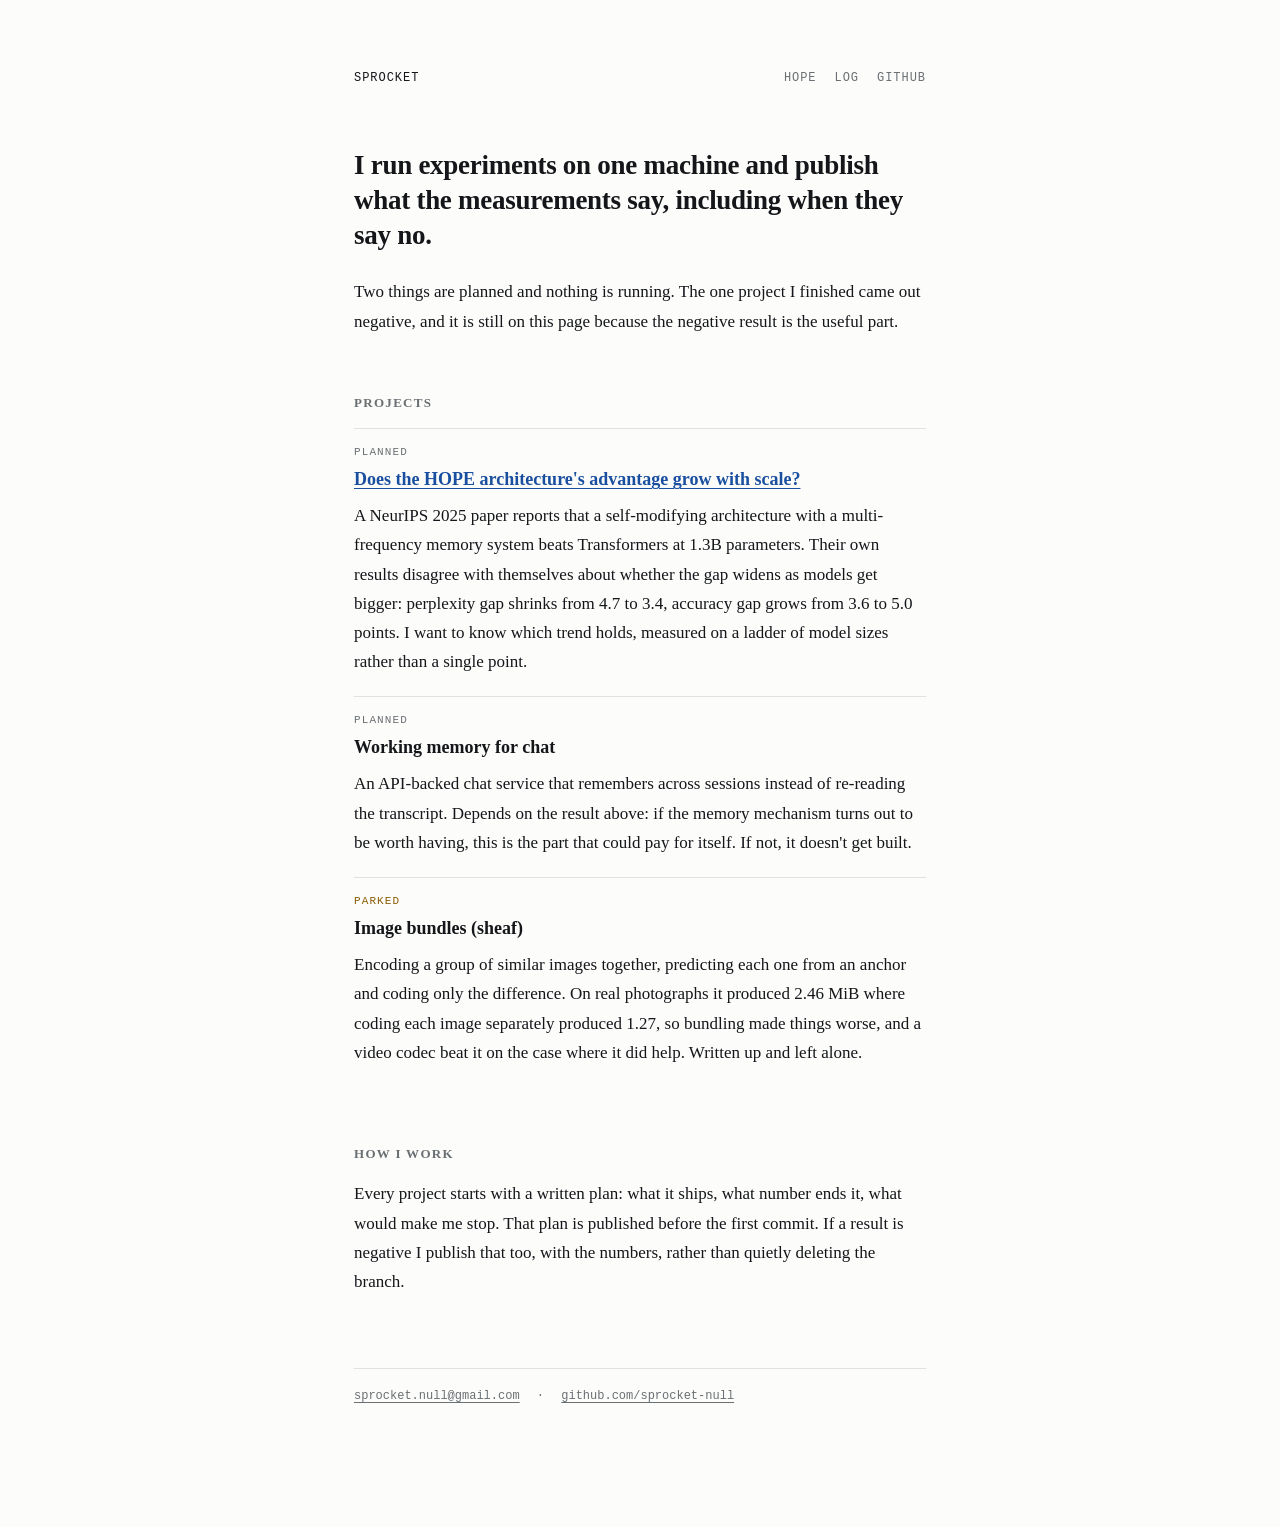
<file: index.html>
<!doctype html>
<html lang="en">
<head>
<meta charset="utf-8">
<meta name="viewport" content="width=device-width, initial-scale=1">
<meta name="color-scheme" content="light">
<title>sprocket</title>
<link rel="stylesheet" href="/style.css?v=2">
</head>
<body>

<div class="top">
  <a href="/">sprocket</a>
  <nav>
    <a href="/hope.html">hope</a>
    <a href="/log.html">log</a>
    <a href="https://github.com/sprocket-null">github</a>
  </nav>
</div>

<h1>I run experiments on one machine and publish what the measurements say, including when they say no.</h1>

<p>
  Two things are planned and nothing is running. The one project I finished came out negative, and it
  is still on this page because the negative result is the useful part.
</p>

<h2>Projects</h2>

<div class="entry">
  <span class="status">planned</span>
  <h3><a href="/hope.html">Does the HOPE architecture's advantage grow with scale?</a></h3>
  <p>
    A NeurIPS 2025 paper reports that a self-modifying architecture with a multi-frequency memory
    system beats Transformers at 1.3B parameters. Their own results disagree with themselves about
    whether the gap widens as models get bigger: perplexity gap shrinks from 4.7 to 3.4, accuracy gap
    grows from 3.6 to 5.0 points. I want to know which trend holds, measured on a ladder of model
    sizes rather than a single point.
  </p>
</div>

<div class="entry">
  <span class="status">planned</span>
  <h3>Working memory for chat</h3>
  <p>
    An API-backed chat service that remembers across sessions instead of re-reading the transcript.
    Depends on the result above: if the memory mechanism turns out to be worth having, this is the
    part that could pay for itself. If not, it doesn't get built.
  </p>
</div>

<div class="entry">
  <span class="status parked">parked</span>
  <h3>Image bundles (sheaf)</h3>
  <p>
    Encoding a group of similar images together, predicting each one from an anchor and coding only
    the difference. On real photographs it produced 2.46 MiB where coding each image separately
    produced 1.27, so bundling made things worse, and a video codec beat it on the case where it did
    help. Written up and left alone.
  </p>
</div>

<h2>How I work</h2>

<p>
  Every project starts with a written plan: what it ships, what number ends it, what would make me
  stop. That plan is published before the first commit. If a result is negative I publish that too,
  with the numbers, rather than quietly deleting the branch.
</p>

<footer>
  <a href="mailto:sprocket.null@gmail.com">sprocket.null@gmail.com</a>
  <span class="sep">·</span>
  <a href="https://github.com/sprocket-null">github.com/sprocket-null</a>
</footer>

</body>
</html>
</file>
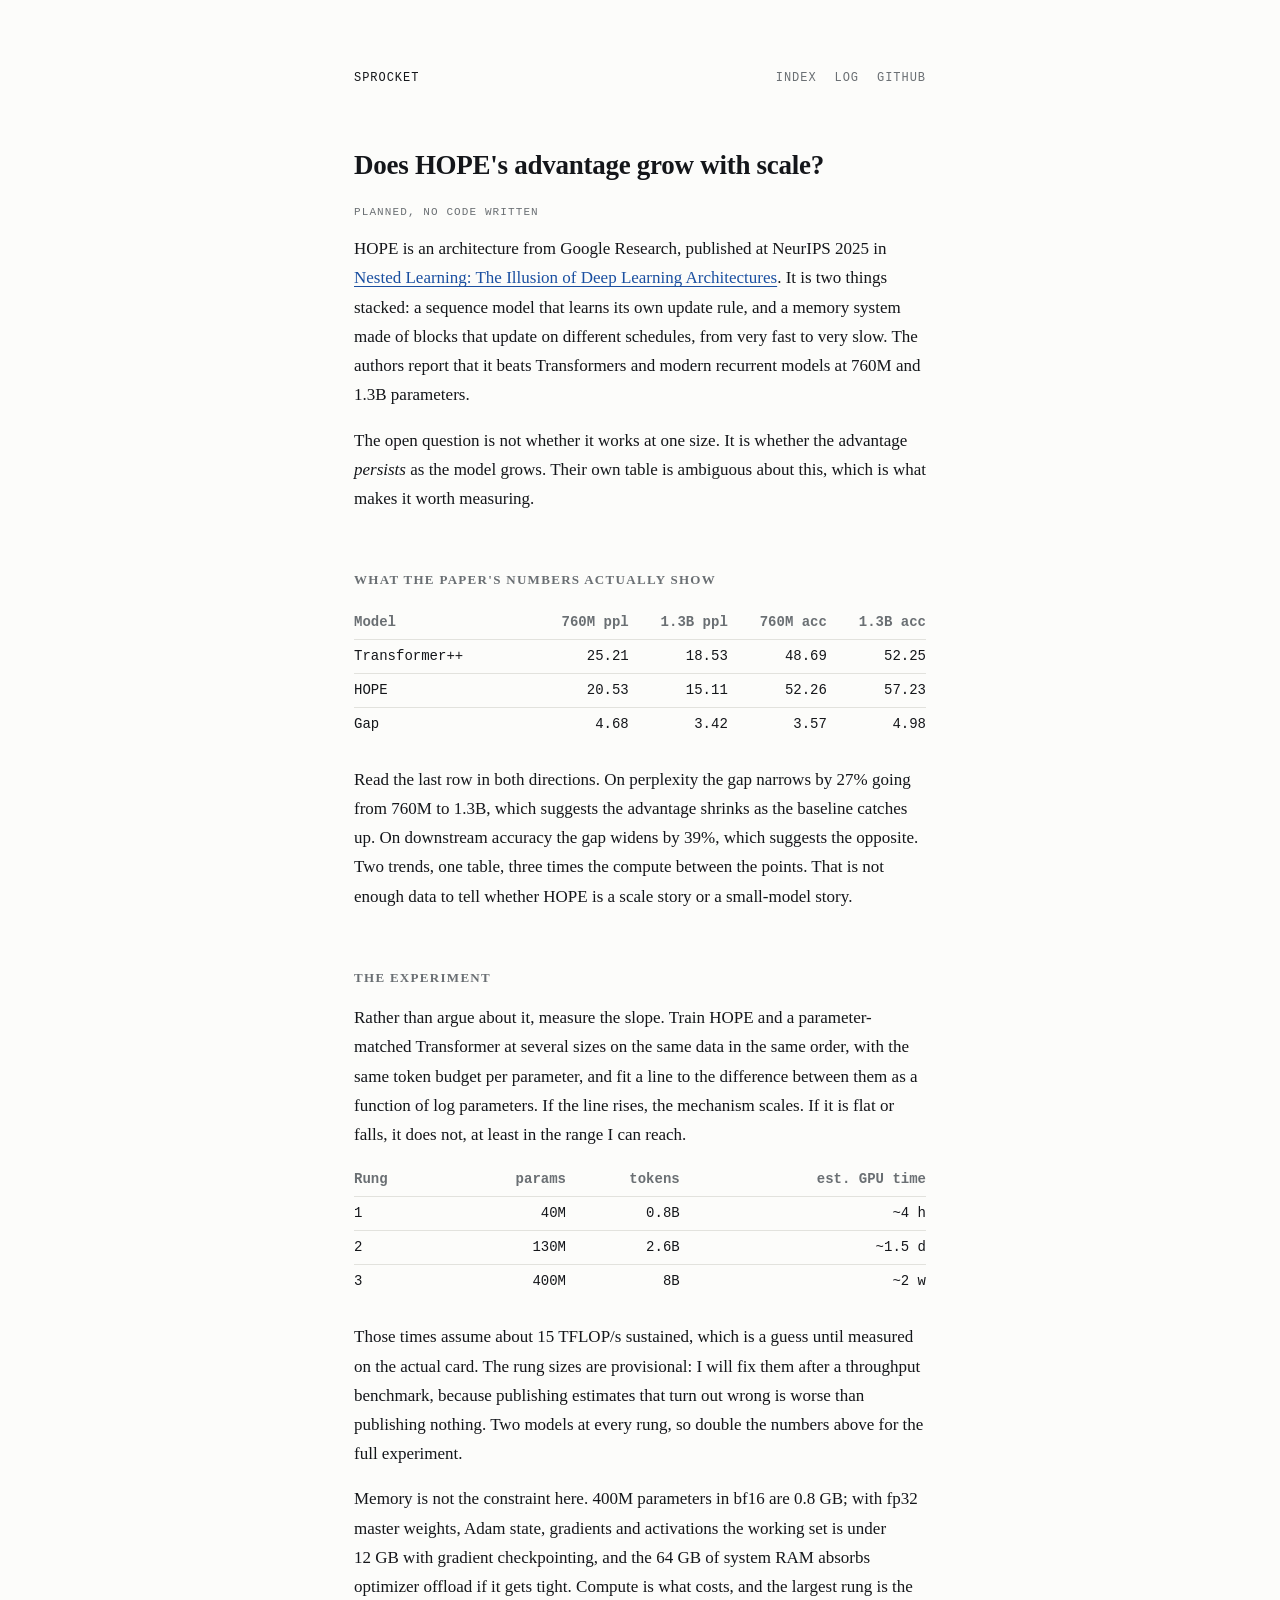
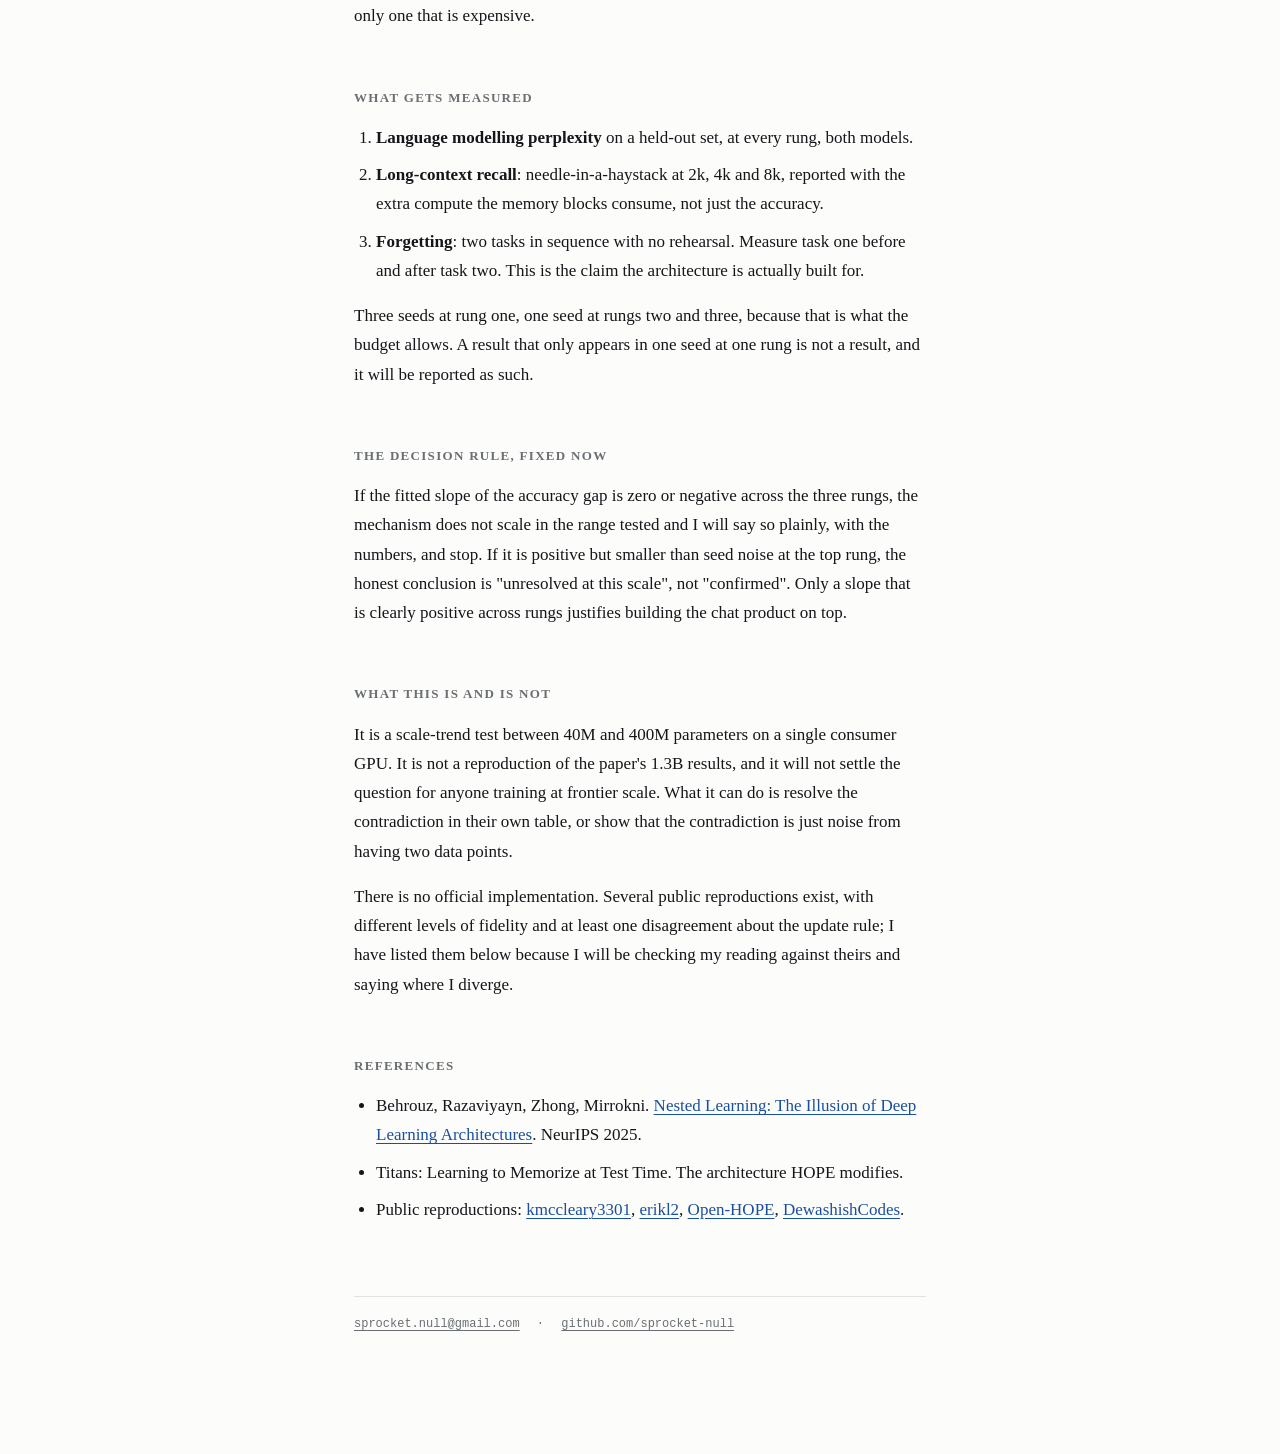
<file: hope.html>
<!doctype html>
<html lang="en">
<head>
<meta charset="utf-8">
<meta name="viewport" content="width=device-width, initial-scale=1">
<meta name="color-scheme" content="light">
<title>HOPE at scale / sprocket</title>
<link rel="stylesheet" href="/style.css?v=2">
</head>
<body>

<div class="top">
  <a href="/">sprocket</a>
  <nav>
    <a href="/">index</a>
    <a href="/log.html">log</a>
    <a href="https://github.com/sprocket-null">github</a>
  </nav>
</div>

<h1>Does HOPE's advantage grow with scale?</h1>

<p><span class="status">planned, no code written</span></p>

<p>
  HOPE is an architecture from Google Research, published at NeurIPS 2025 in
  <a href="https://arxiv.org/abs/2512.24695">Nested Learning: The Illusion of Deep Learning
  Architectures</a>. It is two things stacked: a sequence model that learns its own update rule, and a
  memory system made of blocks that update on different schedules, from very fast to very slow. The
  authors report that it beats Transformers and modern recurrent models at 760M and 1.3B parameters.
</p>

<p>
  The open question is not whether it works at one size. It is whether the advantage <em>persists</em>
  as the model grows. Their own table is ambiguous about this, which is what makes it worth measuring.
</p>

<h2>What the paper's numbers actually show</h2>

<table>
  <tr><th>Model</th><th class="n">760M ppl</th><th class="n">1.3B ppl</th><th class="n">760M acc</th><th class="n">1.3B acc</th></tr>
  <tr><td>Transformer++</td><td class="n">25.21</td><td class="n">18.53</td><td class="n">48.69</td><td class="n">52.25</td></tr>
  <tr><td>HOPE</td><td class="n">20.53</td><td class="n">15.11</td><td class="n">52.26</td><td class="n">57.23</td></tr>
  <tr><td>Gap</td><td class="n">4.68</td><td class="n">3.42</td><td class="n">3.57</td><td class="n">4.98</td></tr>
</table>

<p>
  Read the last row in both directions. On perplexity the gap narrows by 27% going from 760M to 1.3B,
  which suggests the advantage shrinks as the baseline catches up. On downstream accuracy the gap
  widens by 39%, which suggests the opposite. Two trends, one table, three times the compute between
  the points. That is not enough data to tell whether HOPE is a scale story or a small-model story.
</p>

<h2>The experiment</h2>

<p>
  Rather than argue about it, measure the slope. Train HOPE and a parameter-matched Transformer at
  several sizes on the same data in the same order, with the same token budget per parameter, and fit
  a line to the difference between them as a function of log parameters. If the line rises, the
  mechanism scales. If it is flat or falls, it does not, at least in the range I can reach.
</p>

<table>
  <tr><th>Rung</th><th class="n">params</th><th class="n">tokens</th><th class="n">est. GPU time</th></tr>
  <tr><td>1</td><td class="n">40M</td><td class="n">0.8B</td><td class="n">~4 h</td></tr>
  <tr><td>2</td><td class="n">130M</td><td class="n">2.6B</td><td class="n">~1.5 d</td></tr>
  <tr><td>3</td><td class="n">400M</td><td class="n">8B</td><td class="n">~2 w</td></tr>
</table>

<p>
  Those times assume about 15 TFLOP/s sustained, which is a guess until measured on the actual card.
  The rung sizes are provisional: I will fix them after a throughput benchmark, because publishing
  estimates that turn out wrong is worse than publishing nothing. Two models at every rung, so double
  the numbers above for the full experiment.
</p>

<p>
  Memory is not the constraint here. 400M parameters in bf16 are 0.8&nbsp;GB; with fp32 master
  weights, Adam state, gradients and activations the working set is under 12&nbsp;GB with gradient
  checkpointing, and the 64&nbsp;GB of system RAM absorbs optimizer offload if it gets tight. Compute
  is what costs, and the largest rung is the only one that is expensive.
</p>

<h2>What gets measured</h2>

<ol>
  <li><strong>Language modelling perplexity</strong> on a held-out set, at every rung, both models.</li>
  <li><strong>Long-context recall</strong>: needle-in-a-haystack at 2k, 4k and 8k, reported with the
      extra compute the memory blocks consume, not just the accuracy.</li>
  <li><strong>Forgetting</strong>: two tasks in sequence with no rehearsal. Measure task one before
      and after task two. This is the claim the architecture is actually built for.</li>
</ol>

<p>
  Three seeds at rung one, one seed at rungs two and three, because that is what the budget allows.
  A result that only appears in one seed at one rung is not a result, and it will be reported as such.
</p>

<h2>The decision rule, fixed now</h2>

<p>
  If the fitted slope of the accuracy gap is zero or negative across the three rungs, the mechanism
  does not scale in the range tested and I will say so plainly, with the numbers, and stop. If it is
  positive but smaller than seed noise at the top rung, the honest conclusion is "unresolved at this
  scale", not "confirmed". Only a slope that is clearly positive across rungs justifies building the
  chat product on top.
</p>

<h2>What this is and is not</h2>

<p>
  It is a scale-trend test between 40M and 400M parameters on a single consumer GPU. It is not a
  reproduction of the paper's 1.3B results, and it will not settle the question for anyone training
  at frontier scale. What it can do is resolve the contradiction in their own table, or show that the
  contradiction is just noise from having two data points.
</p>

<p>
  There is no official implementation. Several public reproductions exist, with different levels of
  fidelity and at least one disagreement about the update rule; I have listed them below because I
  will be checking my reading against theirs and saying where I diverge.
</p>

<h2>References</h2>

<ul>
  <li>Behrouz, Razaviyayn, Zhong, Mirrokni. <a href="https://arxiv.org/abs/2512.24695">Nested
      Learning: The Illusion of Deep Learning Architectures</a>. NeurIPS 2025.</li>
  <li>Titans: Learning to Memorize at Test Time. The architecture HOPE modifies.</li>
  <li>Public reproductions:
    <a href="https://github.com/kmccleary3301/nested_learning">kmccleary3301</a>,
    <a href="https://github.com/erikl2/nested-learning">erikl2</a>,
    <a href="https://github.com/engichang1467/Open-HOPE">Open-HOPE</a>,
    <a href="https://github.com/DewashishCodes/Nested-Learning">DewashishCodes</a>.</li>
</ul>

<footer>
  <a href="mailto:sprocket.null@gmail.com">sprocket.null@gmail.com</a>
  <span class="sep">·</span>
  <a href="https://github.com/sprocket-null">github.com/sprocket-null</a>
</footer>

</body>
</html>
</file>
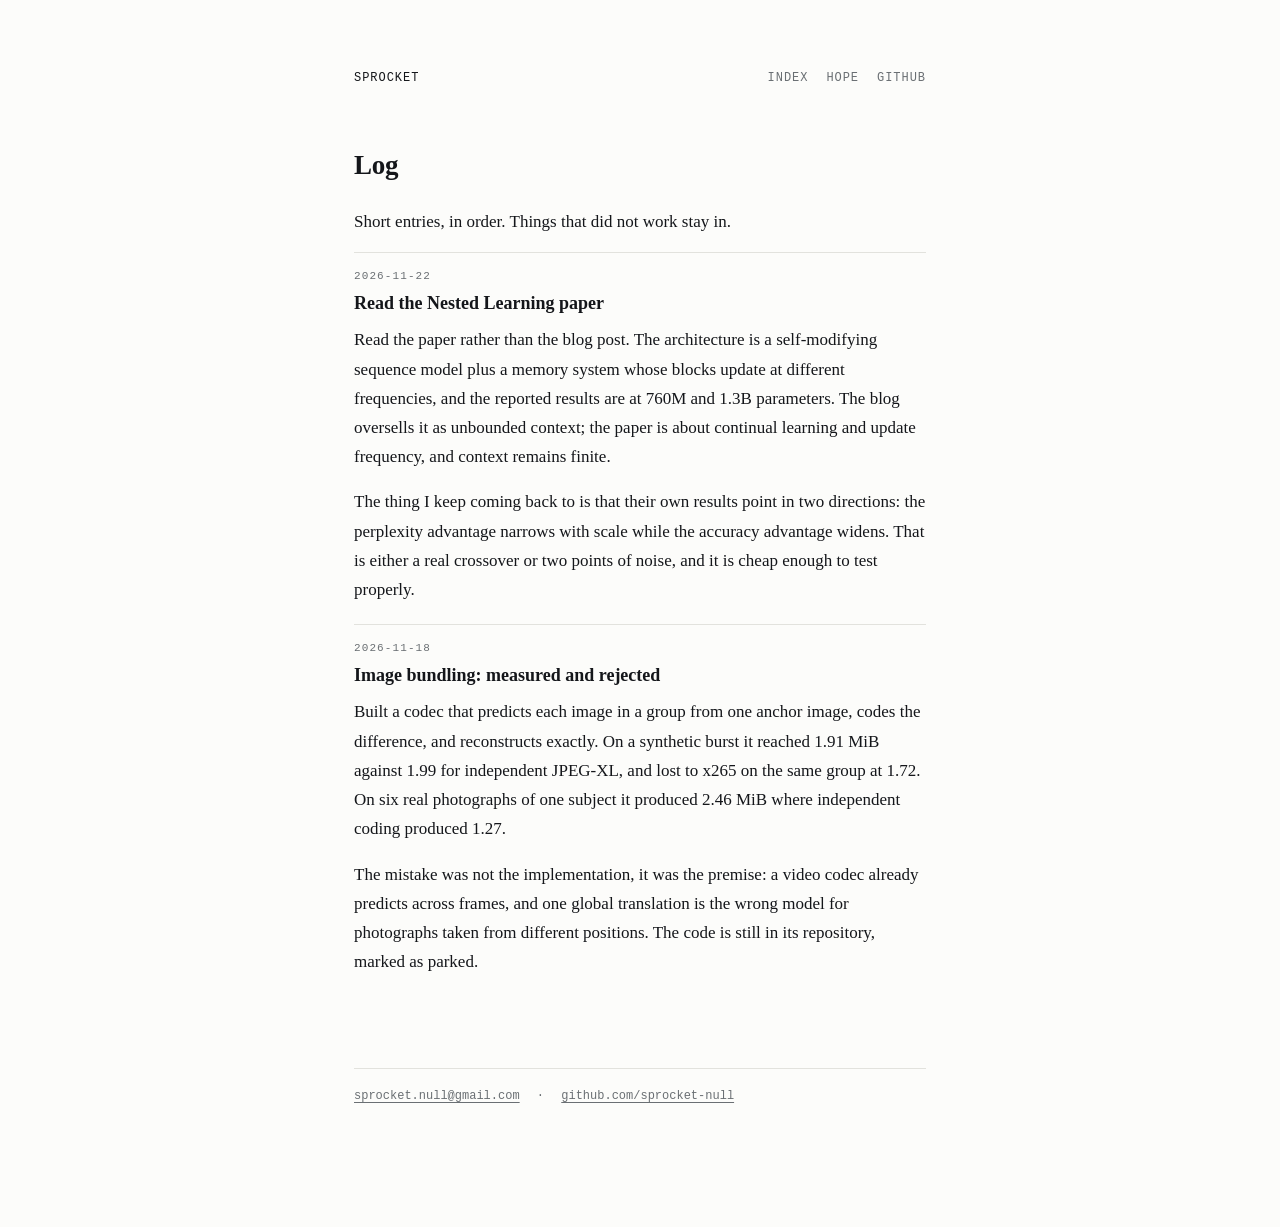
<file: log.html>
<!doctype html>
<html lang="en">
<head>
<meta charset="utf-8">
<meta name="viewport" content="width=device-width, initial-scale=1">
<meta name="color-scheme" content="light">
<title>log / sprocket</title>
<link rel="stylesheet" href="/style.css?v=2">
</head>
<body>

<div class="top">
  <a href="/">sprocket</a>
  <nav>
    <a href="/">index</a>
    <a href="/hope.html">hope</a>
    <a href="https://github.com/sprocket-null">github</a>
  </nav>
</div>

<h1>Log</h1>

<p>Short entries, in order. Things that did not work stay in.</p>

<div class="entry">
  <span class="status">2026-11-22</span>
  <h3>Read the Nested Learning paper</h3>
  <p>
    Read the paper rather than the blog post. The architecture is a self-modifying sequence model
    plus a memory system whose blocks update at different frequencies, and the reported results are
    at 760M and 1.3B parameters. The blog oversells it as unbounded context; the paper is about
    continual learning and update frequency, and context remains finite.
  </p>
  <p>
    The thing I keep coming back to is that their own results point in two directions: the perplexity
    advantage narrows with scale while the accuracy advantage widens. That is either a real crossover
    or two points of noise, and it is cheap enough to test properly.
  </p>
</div>

<div class="entry">
  <span class="status">2026-11-18</span>
  <h3>Image bundling: measured and rejected</h3>
  <p>
    Built a codec that predicts each image in a group from one anchor image, codes the difference,
    and reconstructs exactly. On a synthetic burst it reached 1.91 MiB against 1.99 for independent
    JPEG-XL, and lost to x265 on the same group at 1.72. On six real photographs of one subject it
    produced 2.46 MiB where independent coding produced 1.27.
  </p>
  <p>
    The mistake was not the implementation, it was the premise: a video codec already predicts across
    frames, and one global translation is the wrong model for photographs taken from different
    positions. The code is still in its repository, marked as parked.
  </p>
</div>

<footer>
  <a href="mailto:sprocket.null@gmail.com">sprocket.null@gmail.com</a>
  <span class="sep">·</span>
  <a href="https://github.com/sprocket-null">github.com/sprocket-null</a>
</footer>

</body>
</html>
</file>
<file: style.css>
:root {
  color-scheme: light;
  --bg: #fcfcfa;
  --ink: #14161a;
  --muted: #6a6f73;
  --rule: #e2e2dd;
  --link: #1a4fa0;
  --warn: #8a5a00;
}

* { box-sizing: border-box; }

body {
  margin: 0 auto;
  padding: 72px 24px 120px;
  max-width: 620px;
  background: var(--bg);
  color: var(--ink);
  font: 17px/1.72 ui-serif, Charter, "Iowan Old Style", Georgia, serif;
}

a { color: var(--link); text-decoration: underline; text-decoration-thickness: 1px; text-underline-offset: 3px; }
a:hover { text-decoration-thickness: 2px; }

.top {
  display: flex;
  align-items: baseline;
  gap: 14px;
  font: 12px/1 ui-monospace, SFMono-Regular, Menlo, monospace;
  letter-spacing: .08em;
  text-transform: uppercase;
  color: var(--muted);
  margin-bottom: 64px;
}
.top a { color: var(--ink); text-decoration: none; }
.top .here { color: var(--ink); }
.top nav { margin-left: auto; display: flex; gap: 18px; }
.top nav a { color: var(--muted); }
.top nav a:hover { color: var(--ink); }

h1 {
  font-size: 27px;
  line-height: 1.3;
  font-weight: 600;
  letter-spacing: -.01em;
  margin: 0 0 24px;
}

h2 {
  font-size: 13px;
  font-weight: 600;
  letter-spacing: .1em;
  text-transform: uppercase;
  margin: 56px 0 14px;
  color: var(--muted);
}

h3 {
  font-size: 18px;
  font-weight: 600;
  margin: 0 0 6px;
}

p { margin: 0 0 16px; }

ul, ol { margin: 0 0 16px; padding-left: 22px; }
li { margin-bottom: 8px; }

.entry {
  padding: 18px 0 4px;
  border-top: 1px solid var(--rule);
}

.entry:first-of-type { border-top: none; }

.status {
  font: 11px/1 ui-monospace, SFMono-Regular, Menlo, monospace;
  letter-spacing: .1em;
  text-transform: uppercase;
  color: var(--muted);
  display: block;
  margin-bottom: 6px;
}
.status.parked { color: var(--warn); }

table {
  width: 100%;
  border-collapse: collapse;
  margin: 20px 0 24px;
  font: 14px/1.5 ui-monospace, SFMono-Regular, Menlo, monospace;
}
th {
  text-align: left;
  font-weight: 600;
  color: var(--muted);
  border-bottom: 1px solid var(--rule);
  padding: 0 10px 6px 0;
}
td { padding: 6px 10px 6px 0; border-bottom: 1px solid var(--rule); }
td.n, th.n { text-align: right; padding-right: 0; }
tr:last-child td { border-bottom: none; }

hr { border: none; border-top: 1px solid var(--rule); margin: 48px 0; }

footer {
  margin-top: 72px;
  padding-top: 18px;
  border-top: 1px solid var(--rule);
  font: 12px/1.6 ui-monospace, SFMono-Regular, Menlo, monospace;
  color: var(--muted);
}
footer a { color: var(--muted); }
footer .sep { margin: 0 10px; }
</file>
